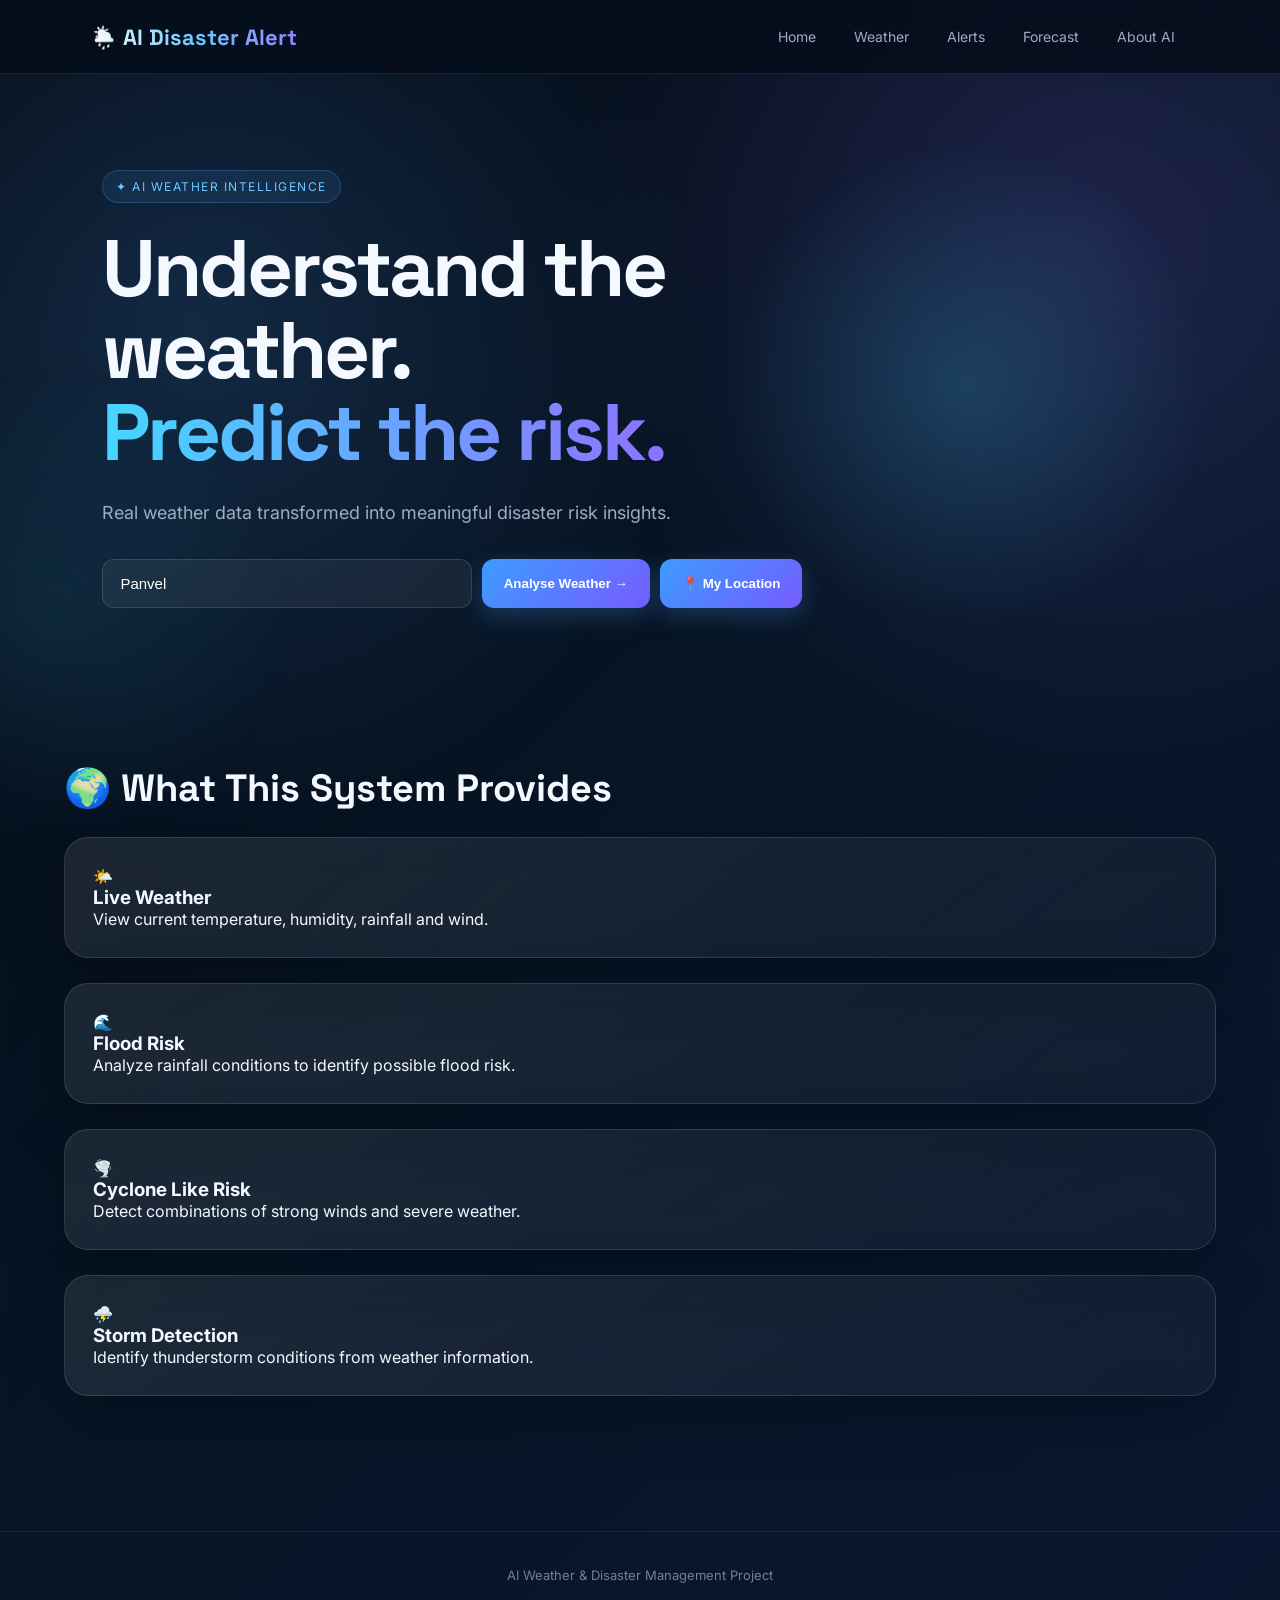
<file: index.html>
<!DOCTYPE html>
<html lang="en">

<head>

    <meta charset="UTF-8">

    <meta name="viewport"
          content="width=device-width, initial-scale=1.0">

    <title>AI Weather Disaster Management</title>

    <link rel="stylesheet" href="style.css">

</head>

<body>

<header>

    <h1>🌦️ AI Disaster Alert</h1>

    <nav>

        <a href="index.html">Home</a>

        <a href="weather.html">Weather</a>

        <a href="alerts.html">Alerts</a>

        <a href="forecast.html">Forecast</a>

        <a href="about.html">About AI</a>

    </nav>

</header>


<section class="hero">

    <div class="hero-content">

        <span class="hero-label">
            ✦ AI WEATHER INTELLIGENCE
        </span>

        <h2>
            Understand the weather.
            <br>
            <span>Predict the risk.</span>
        </h2>

        <p>
            Real weather data transformed into
            meaningful disaster risk insights.
        </p>

        <div class="search-box">

            <input
            type="text"
            id="cityInput"
            placeholder="Enter city e.g. Panvel"
            value="Panvel"
            >

            <button id="checkWeather" type="button">
                Analyse Weather →
            </button>

            <button id="useLocation" type="button">
                📍 My Location
            </button>

        </div>

    </div>

</section>

<section class="container">

    <h2 class="section-title">
        🌍 What This System Provides
    </h2>

    <div class="cards">

        <div class="card">

            <div class="icon">🌤️</div>

            <h3>Live Weather</h3>

            <p>
                View current temperature,
                humidity, rainfall and wind.
            </p>

        </div>


        <div class="card">

            <div class="icon">🌊</div>

            <h3>Flood Risk</h3>

            <p>
                Analyze rainfall conditions
                to identify possible flood risk.
            </p>

        </div>


        <div class="card">

            <div class="icon">🌪️</div>

            <h3>Cyclone Like Risk</h3>

            <p>
                Detect combinations of strong
                winds and severe weather.
            </p>

        </div>


        <div class="card">

            <div class="icon">⛈️</div>

            <h3>Storm Detection</h3>

            <p>
                Identify thunderstorm conditions
                from weather information.
            </p>

        </div>

    </div>

</section>


<footer>

    <p>
        AI Weather & Disaster Management Project
    </p>

</footer>
<script src="script.js"></script>


</body>

</html>
</file>
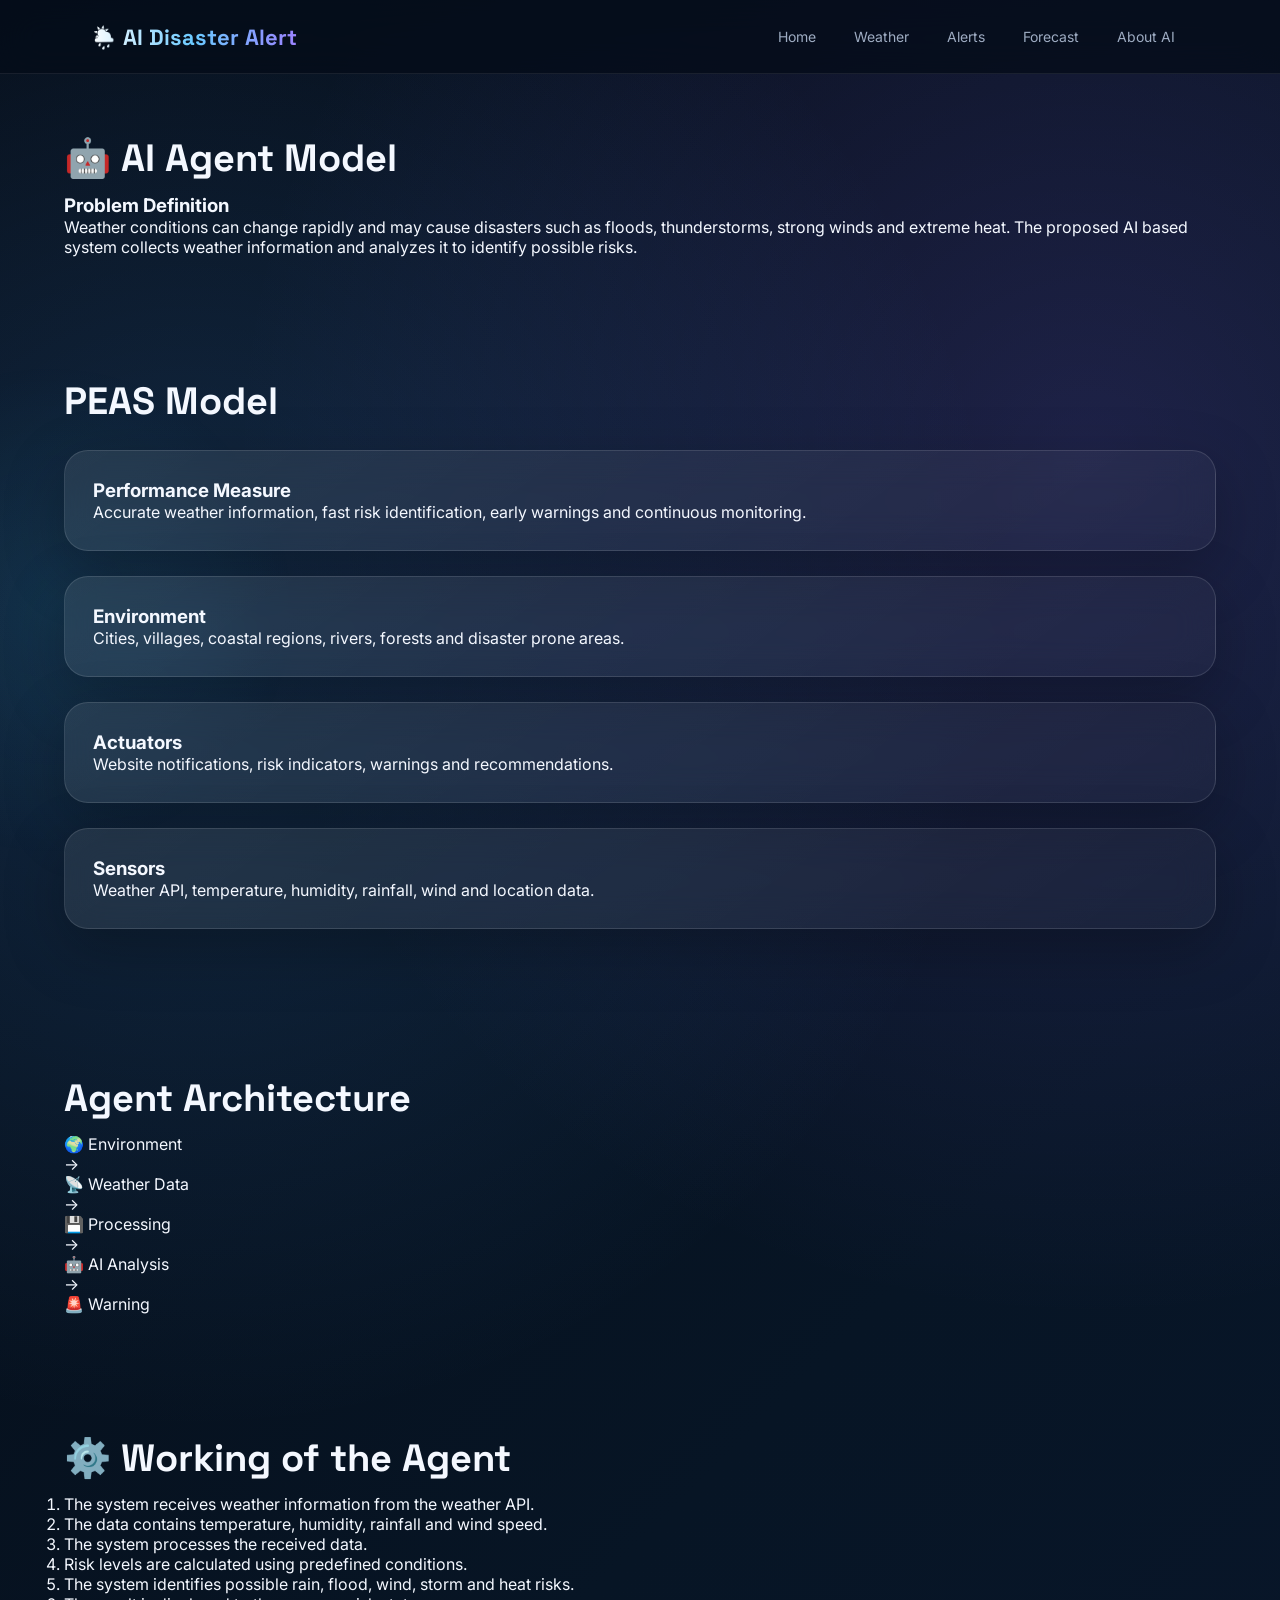
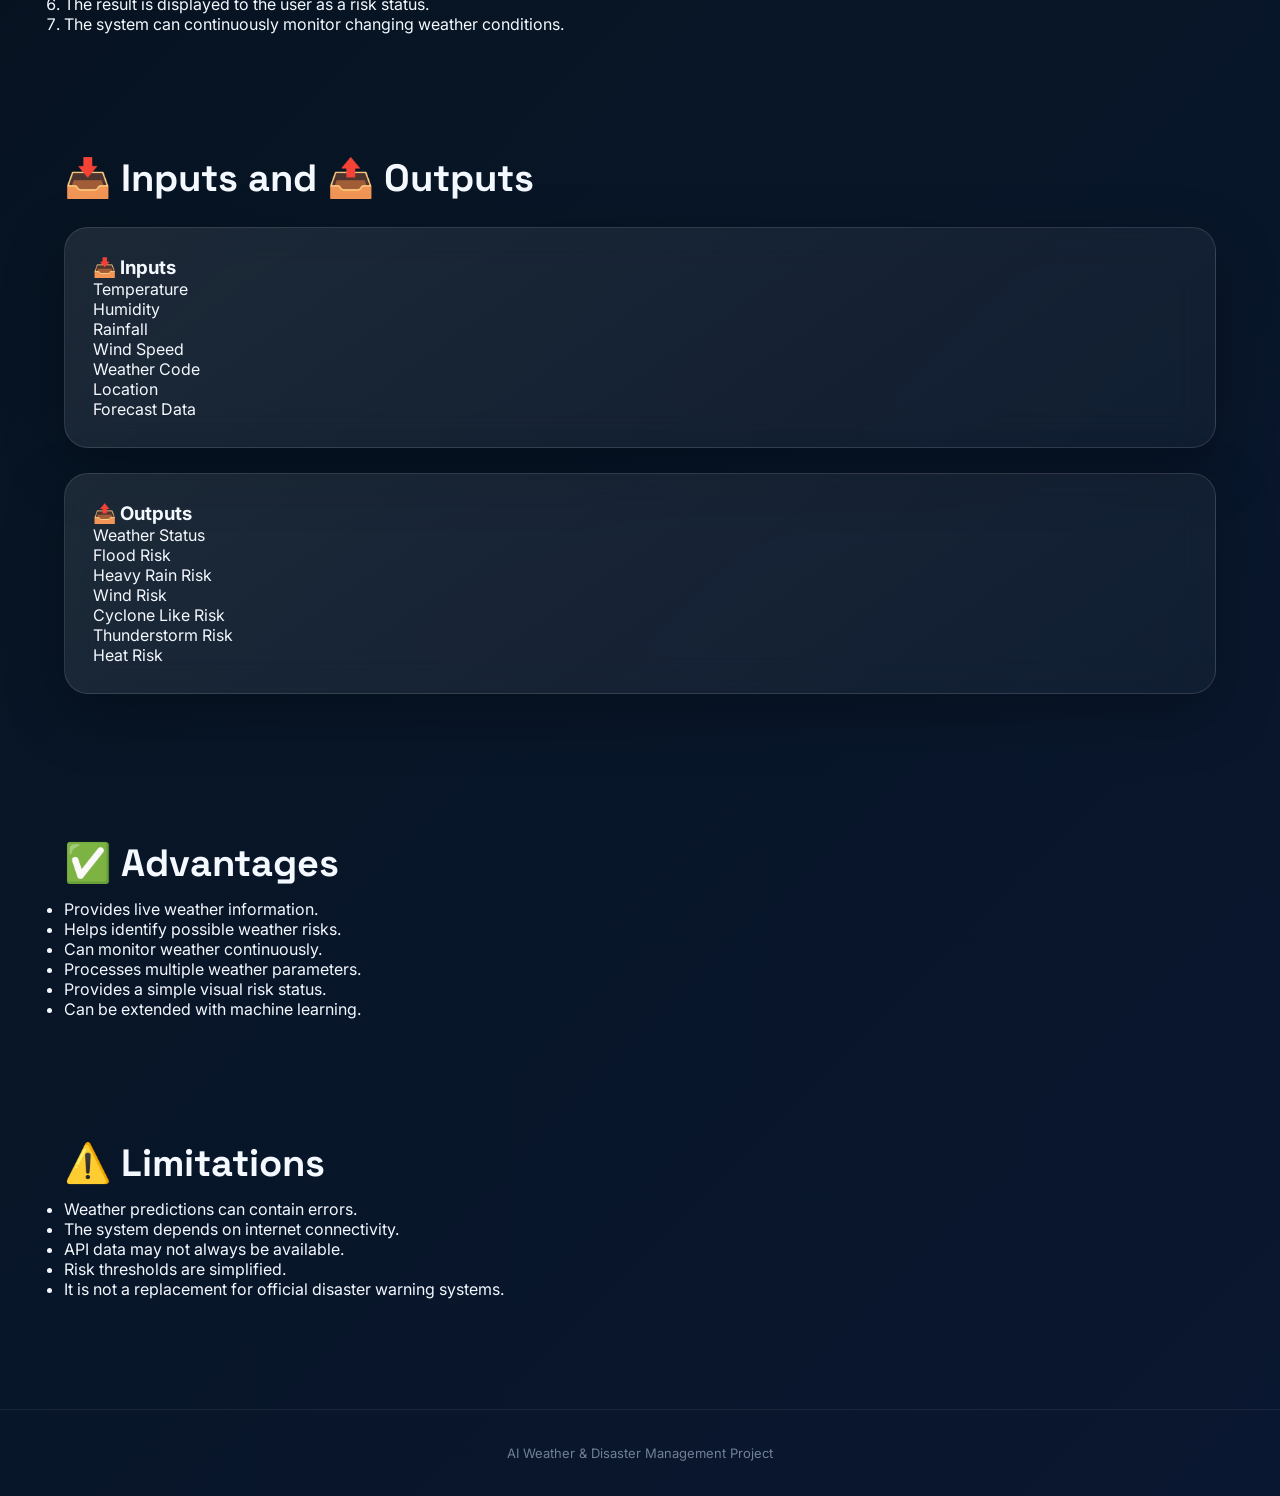
<file: about.html>
<!DOCTYPE html>
<html lang="en">

<head>

    <meta charset="UTF-8">

    <meta name="viewport"
          content="width=device-width, initial-scale=1.0">

    <title>About AI Agent</title>

    <link rel="stylesheet"
          href="style.css">

</head>

<body>

<header>

    <h1>🌦️ AI Disaster Alert</h1>

    <nav>

        <a href="index.html">Home</a>

        <a href="weather.html">Weather</a>

        <a href="alerts.html">Alerts</a>

        <a href="forecast.html">Forecast</a>

        <a href="about.html">About AI</a>

    </nav>

</header>


<section class="container">

    <h2 class="section-title">
        🤖 AI Agent Model
    </h2>


    <div class="warning-box">

        <h3>Problem Definition</h3>

        <p>
            Weather conditions can change rapidly and
            may cause disasters such as floods,
            thunderstorms, strong winds and extreme
            heat. The proposed AI based system collects
            weather information and analyzes it to
            identify possible risks.
        </p>

    </div>

</section>


<section class="container">

    <h2 class="section-title">
        PEAS Model
    </h2>


    <div class="cards">

        <div class="card">

            <h3>Performance Measure</h3>

            <p>
                Accurate weather information,
                fast risk identification,
                early warnings and continuous
                monitoring.
            </p>

        </div>


        <div class="card">

            <h3>Environment</h3>

            <p>
                Cities, villages, coastal regions,
                rivers, forests and disaster prone
                areas.
            </p>

        </div>


        <div class="card">

            <h3>Actuators</h3>

            <p>
                Website notifications,
                risk indicators, warnings
                and recommendations.
            </p>

        </div>


        <div class="card">

            <h3>Sensors</h3>

            <p>
                Weather API, temperature,
                humidity, rainfall, wind and
                location data.
            </p>

        </div>

    </div>

</section>


<section class="container">

    <h2 class="section-title">
        Agent Architecture
    </h2>


    <div class="architecture">

        <div class="box">
            🌍 Environment
        </div>

        <div class="arrow">
            →
        </div>

        <div class="box">
            📡 Weather Data
        </div>

        <div class="arrow">
            →
        </div>

        <div class="box">
            💾 Processing
        </div>

        <div class="arrow">
            →
        </div>

        <div class="box">
            🤖 AI Analysis
        </div>

        <div class="arrow">
            →
        </div>

        <div class="box">
            🚨 Warning
        </div>

    </div>

</section>


<section class="container">

    <h2 class="section-title">
        ⚙️ Working of the Agent
    </h2>


    <div class="info-list">

        <ol>

            <li>
                The system receives weather information
                from the weather API.
            </li>

            <li>
                The data contains temperature,
                humidity, rainfall and wind speed.
            </li>

            <li>
                The system processes the received data.
            </li>

            <li>
                Risk levels are calculated using
                predefined conditions.
            </li>

            <li>
                The system identifies possible
                rain, flood, wind, storm and heat risks.
            </li>

            <li>
                The result is displayed to the user
                as a risk status.
            </li>

            <li>
                The system can continuously monitor
                changing weather conditions.
            </li>

        </ol>

    </div>

</section>


<section class="container">

    <h2 class="section-title">
        📥 Inputs and 📤 Outputs
    </h2>


    <div class="cards">

        <div class="card">

            <h3>📥 Inputs</h3>

            <p>
                Temperature
                <br>
                Humidity
                <br>
                Rainfall
                <br>
                Wind Speed
                <br>
                Weather Code
                <br>
                Location
                <br>
                Forecast Data
            </p>

        </div>


        <div class="card">

            <h3>📤 Outputs</h3>

            <p>
                Weather Status
                <br>
                Flood Risk
                <br>
                Heavy Rain Risk
                <br>
                Wind Risk
                <br>
                Cyclone Like Risk
                <br>
                Thunderstorm Risk
                <br>
                Heat Risk
            </p>

        </div>

    </div>

</section>


<section class="container">

    <h2 class="section-title">
        ✅ Advantages
    </h2>


    <div class="info-list">

        <ul>

            <li>
                Provides live weather information.
            </li>

            <li>
                Helps identify possible weather risks.
            </li>

            <li>
                Can monitor weather continuously.
            </li>

            <li>
                Processes multiple weather parameters.
            </li>

            <li>
                Provides a simple visual risk status.
            </li>

            <li>
                Can be extended with machine learning.
            </li>

        </ul>

    </div>

</section>


<section class="container">

    <h2 class="section-title">
        ⚠️ Limitations
    </h2>


    <div class="info-list">

        <ul>

            <li>
                Weather predictions can contain errors.
            </li>

            <li>
                The system depends on internet connectivity.
            </li>

            <li>
                API data may not always be available.
            </li>

            <li>
                Risk thresholds are simplified.
            </li>

            <li>
                It is not a replacement for official
                disaster warning systems.
            </li>

        </ul>

    </div>

</section>


<footer>

    <p>
        AI Weather & Disaster Management Project
    </p>

</footer>


</body>

</html>
</file>
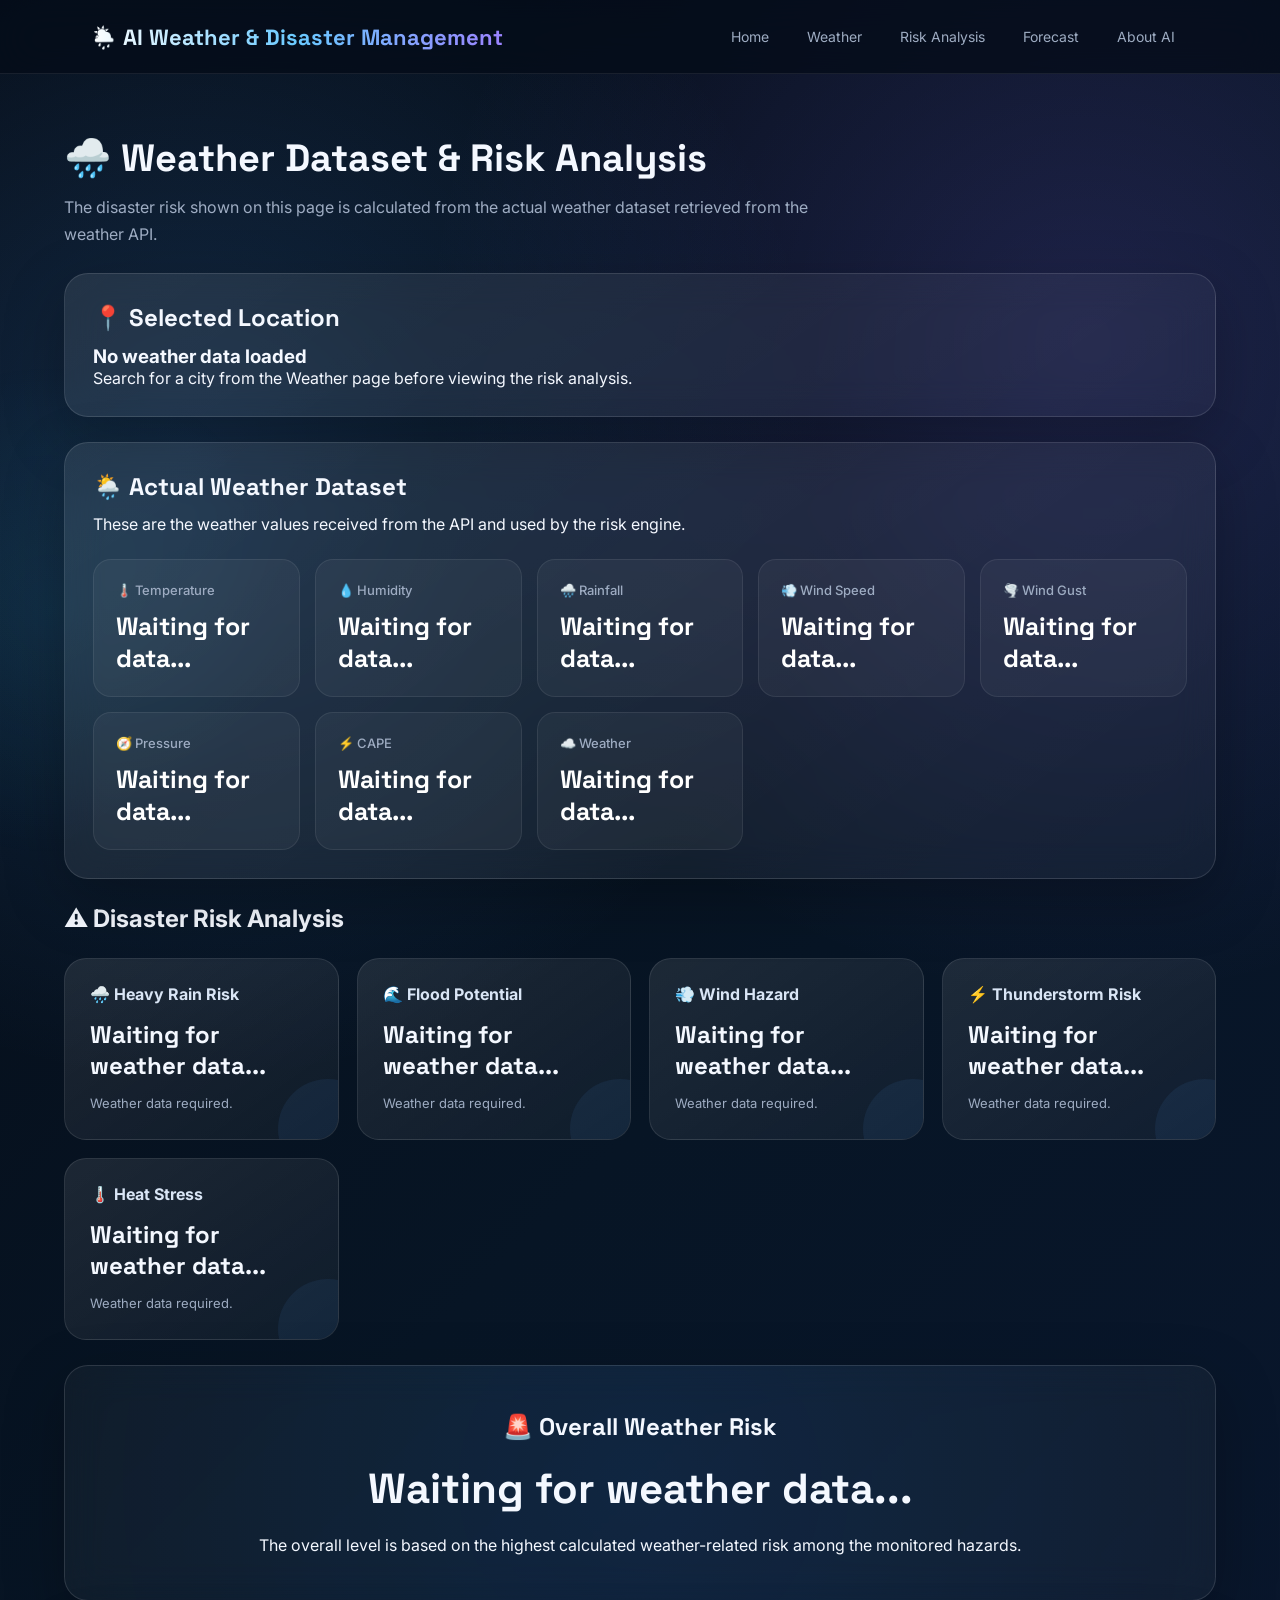
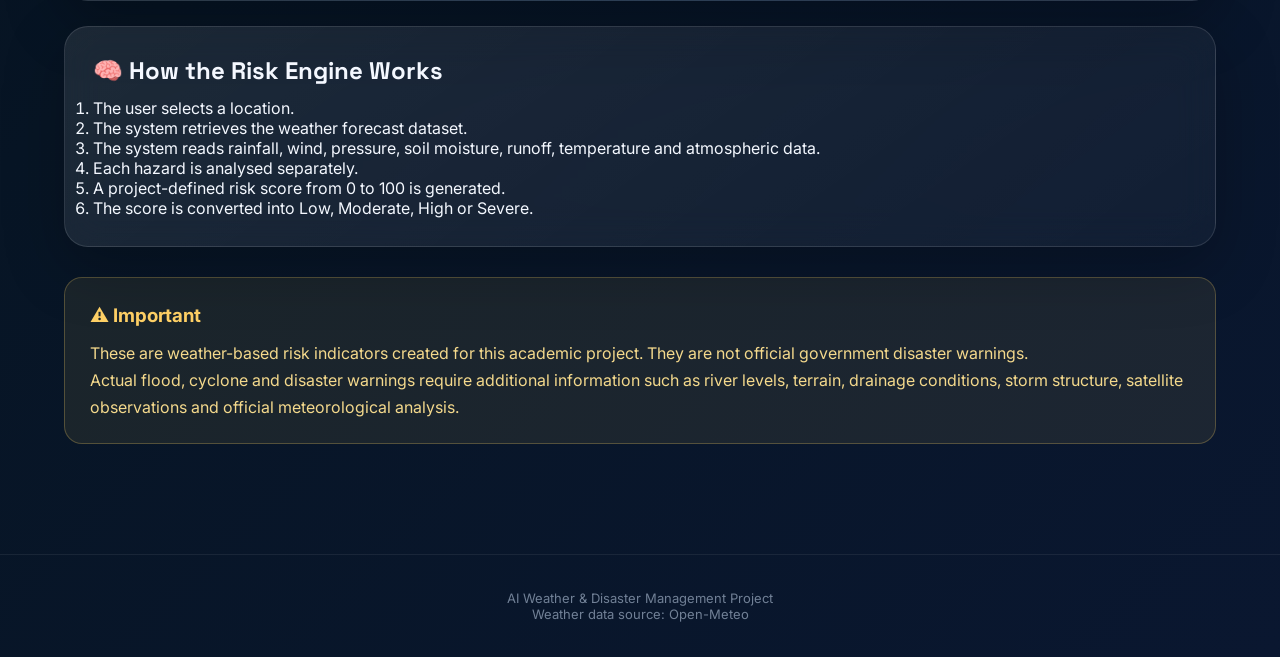
<file: alerts.html>
<!DOCTYPE html>
<html lang="en">

<head>

    <meta charset="UTF-8">

    <meta name="viewport"
        content="width=device-width, initial-scale=1.0">

    <title>Weather Risk Analysis</title>

    <link rel="stylesheet"
        href="style.css">

</head>

<body>

<header>

    <h1>🌦️ AI Weather & Disaster Management</h1>

    <nav>

        <a href="index.html">Home</a>

        <a href="weather.html">Weather</a>

        <a href="alerts.html">Risk Analysis</a>

        <a href="forecast.html">Forecast</a>

        <a href="about.html">About AI</a>

    </nav>

</header>


<main class="container">

    <h2>🌧️ Weather Dataset & Risk Analysis</h2>

    <p class="intro">

        The disaster risk shown on this page is calculated
        from the actual weather dataset retrieved from
        the weather API.

    </p>


    <!-- LOCATION -->

    <section class="card">

        <h2>📍 Selected Location</h2>

        <h3 id="locationName">
            No weather data loaded
        </h3>

        <p>
            Search for a city from the Weather page
            before viewing the risk analysis.
        </p>

    </section>


    <!-- DATASET -->

    <section class="card">

        <h2>🌦️ Actual Weather Dataset</h2>

        <p>
            These are the weather values received from
            the API and used by the risk engine.
        </p>


        <div class="dataset-grid">

            <div class="data-box">

                <h3>🌡️ Temperature</h3>

                <p id="datasetTemperature">
                    Waiting for data...
                </p>

            </div>


            <div class="data-box">

                <h3>💧 Humidity</h3>

                <p id="datasetHumidity">
                    Waiting for data...
                </p>

            </div>


            <div class="data-box">

                <h3>🌧️ Rainfall</h3>

                <p id="datasetRainfall">
                    Waiting for data...
                </p>

            </div>


            <div class="data-box">

                <h3>💨 Wind Speed</h3>

                <p id="datasetWind">
                    Waiting for data...
                </p>

            </div>


            <div class="data-box">

                <h3>🌪️ Wind Gust</h3>

                <p id="datasetWindGust">
                    Waiting for data...
                </p>

            </div>


            <div class="data-box">

                <h3>🧭 Pressure</h3>

                <p id="datasetPressure">
                    Waiting for data...
                </p>

            </div>


            <div class="data-box">

                <h3>⚡ CAPE</h3>

                <p id="datasetCape">
                    Waiting for data...
                </p>

            </div>


            <div class="data-box">

                <h3>☁️ Weather</h3>

                <p id="datasetWeather">
                    Waiting for data...
                </p>

            </div>

        </div>

    </section>


    <!-- RISK ANALYSIS -->

    <section>

        <h2>⚠️ Disaster Risk Analysis</h2>


        <div class="risk-grid">


            <!-- RAIN -->

            <div class="risk-card">

                <h3>🌧️ Heavy Rain Risk</h3>

                <p
                    id="rainRisk"
                    class="risk-value">
                    Waiting for weather data...
                </p>

                <p id="rainCalculation">
                    Weather data required.
                </p>

            </div>


            <!-- FLOOD -->

            <div class="risk-card">

                <h3>🌊 Flood Potential</h3>

                <p
                    id="floodRisk"
                    class="risk-value">
                    Waiting for weather data...
                </p>

                <p id="floodCalculation">
                    Weather data required.
                </p>

            </div>


            <!-- WIND -->

            <div class="risk-card">

                <h3>💨 Wind Hazard</h3>

                <p
                    id="windRisk"
                    class="risk-value">
                    Waiting for weather data...
                </p>

                <p id="windCalculation">
                    Weather data required.
                </p>

            </div>


            <!-- THUNDERSTORM -->

            <div class="risk-card">

                <h3>⚡ Thunderstorm Risk</h3>

                <p
                    id="stormRisk"
                    class="risk-value">
                    Waiting for weather data...
                </p>

                <p id="stormCalculation">
                    Weather data required.
                </p>

            </div>


            <!-- HEAT -->

            <div class="risk-card">

                <h3>🌡️ Heat Stress</h3>

                <p
                    id="heatRisk"
                    class="risk-value">
                    Waiting for weather data...
                </p>

                <p id="heatCalculation">
                    Weather data required.
                </p>

            </div>

        </div>

    </section>


    <!-- OVERALL -->

    <section class="overall-risk card">

        <h2>🚨 Overall Weather Risk</h2>

        <p
            id="overallStatus"
            class="risk-value">
            Waiting for weather data...
        </p>

        <p>

            The overall level is based on the highest
            calculated weather-related risk among the
            monitored hazards.

        </p>

    </section>


    <!-- EXPLANATION -->

    <section class="card">

        <h2>🧠 How the Risk Engine Works</h2>

        <ol>

            <li>
                The user selects a location.
            </li>

            <li>
                The system retrieves the weather
                forecast dataset.
            </li>

            <li>
                The system reads rainfall, wind,
                pressure, soil moisture, runoff,
                temperature and atmospheric data.
            </li>

            <li>
                Each hazard is analysed separately.
            </li>

            <li>
                A project-defined risk score from
                0 to 100 is generated.
            </li>

            <li>
                The score is converted into
                Low, Moderate, High or Severe.
            </li>

        </ol>

    </section>


    <!-- DISCLAIMER -->

    <section class="warning">

        <h3>⚠️ Important</h3>

        <p>

            These are weather-based risk indicators
            created for this academic project.

            They are not official government disaster
            warnings.

        </p>

        <p>

            Actual flood, cyclone and disaster warnings
            require additional information such as
            river levels, terrain, drainage conditions,
            storm structure, satellite observations and
            official meteorological analysis.

        </p>

    </section>

</main>


<footer>

    <p>
        AI Weather & Disaster Management Project
    </p>

    <p>
        Weather data source: Open-Meteo
    </p>

</footer>


<script src="script.js"></script>

</body>

</html>
</file>
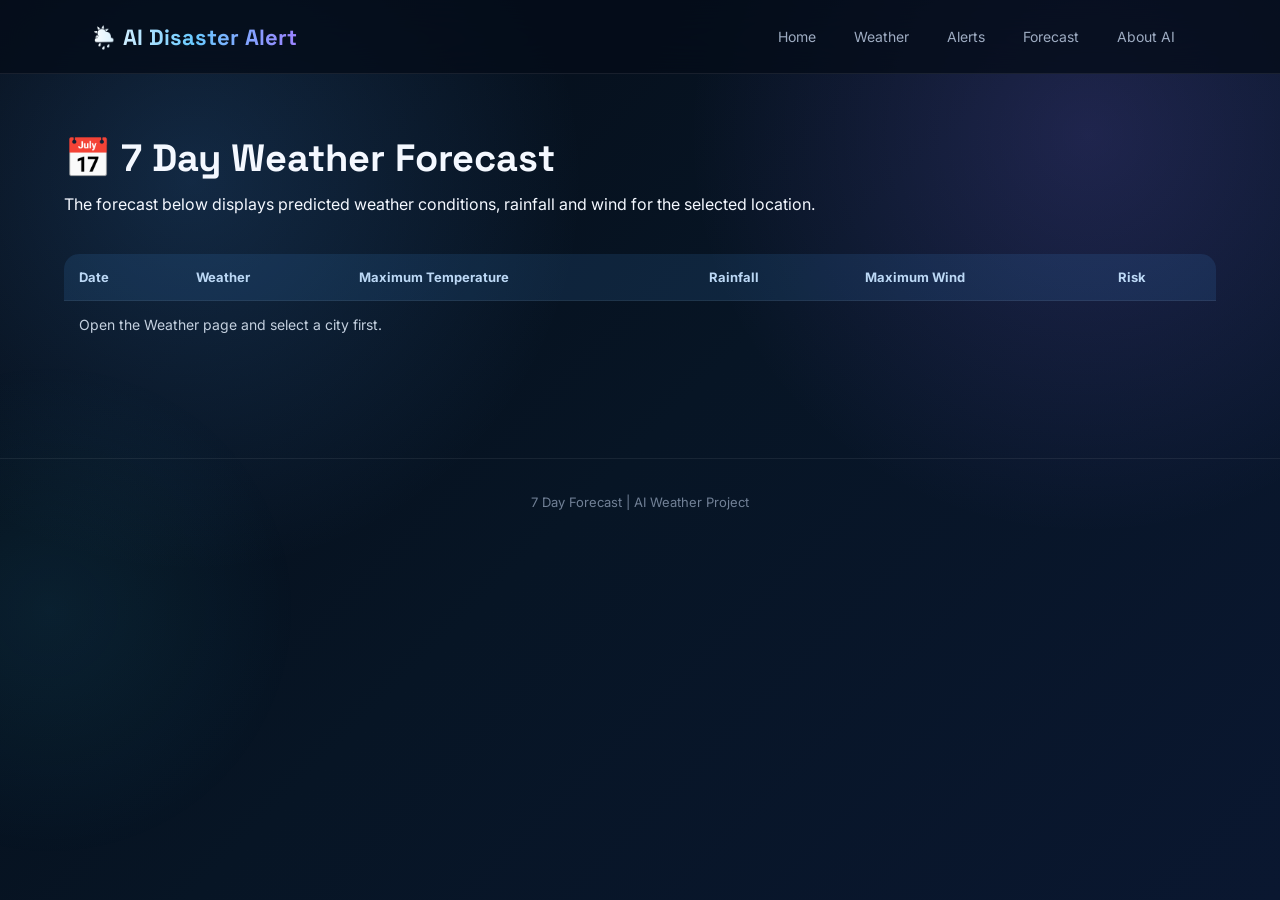
<file: forecast.html>
<!DOCTYPE html>
<html lang="en">

<head>

    <meta charset="UTF-8">

    <meta name="viewport"
          content="width=device-width, initial-scale=1.0">

    <title>Weather Forecast</title>

    <link rel="stylesheet"
          href="style.css">

</head>

<body>

<header>

    <h1>🌦️ AI Disaster Alert</h1>

    <nav>

        <a href="index.html">Home</a>

        <a href="weather.html">Weather</a>

        <a href="alerts.html">Alerts</a>

        <a href="forecast.html">Forecast</a>

        <a href="about.html">About AI</a>

    </nav>

</header>


<section class="container">

    <h2 class="section-title">
        📅 7 Day Weather Forecast
    </h2>


    <div class="warning-box">

        <p>
            The forecast below displays predicted
            weather conditions, rainfall and wind
            for the selected location.
        </p>

    </div>


    <br>


    <table>

        <thead>

            <tr>

                <th>Date</th>

                <th>Weather</th>

                <th>Maximum Temperature</th>

                <th>Rainfall</th>

                <th>Maximum Wind</th>

                <th>Risk</th>

            </tr>

        </thead>


        <tbody id="forecastTable">

            <tr>

                <td colspan="6">
                    Open the Weather page and
                    select a city first.
                </td>

            </tr>

        </tbody>

    </table>

</section>


<footer>

    <p>
        7 Day Forecast | AI Weather Project
    </p>

</footer>


<script src="script.js"></script>

</body>

</html>
</file>
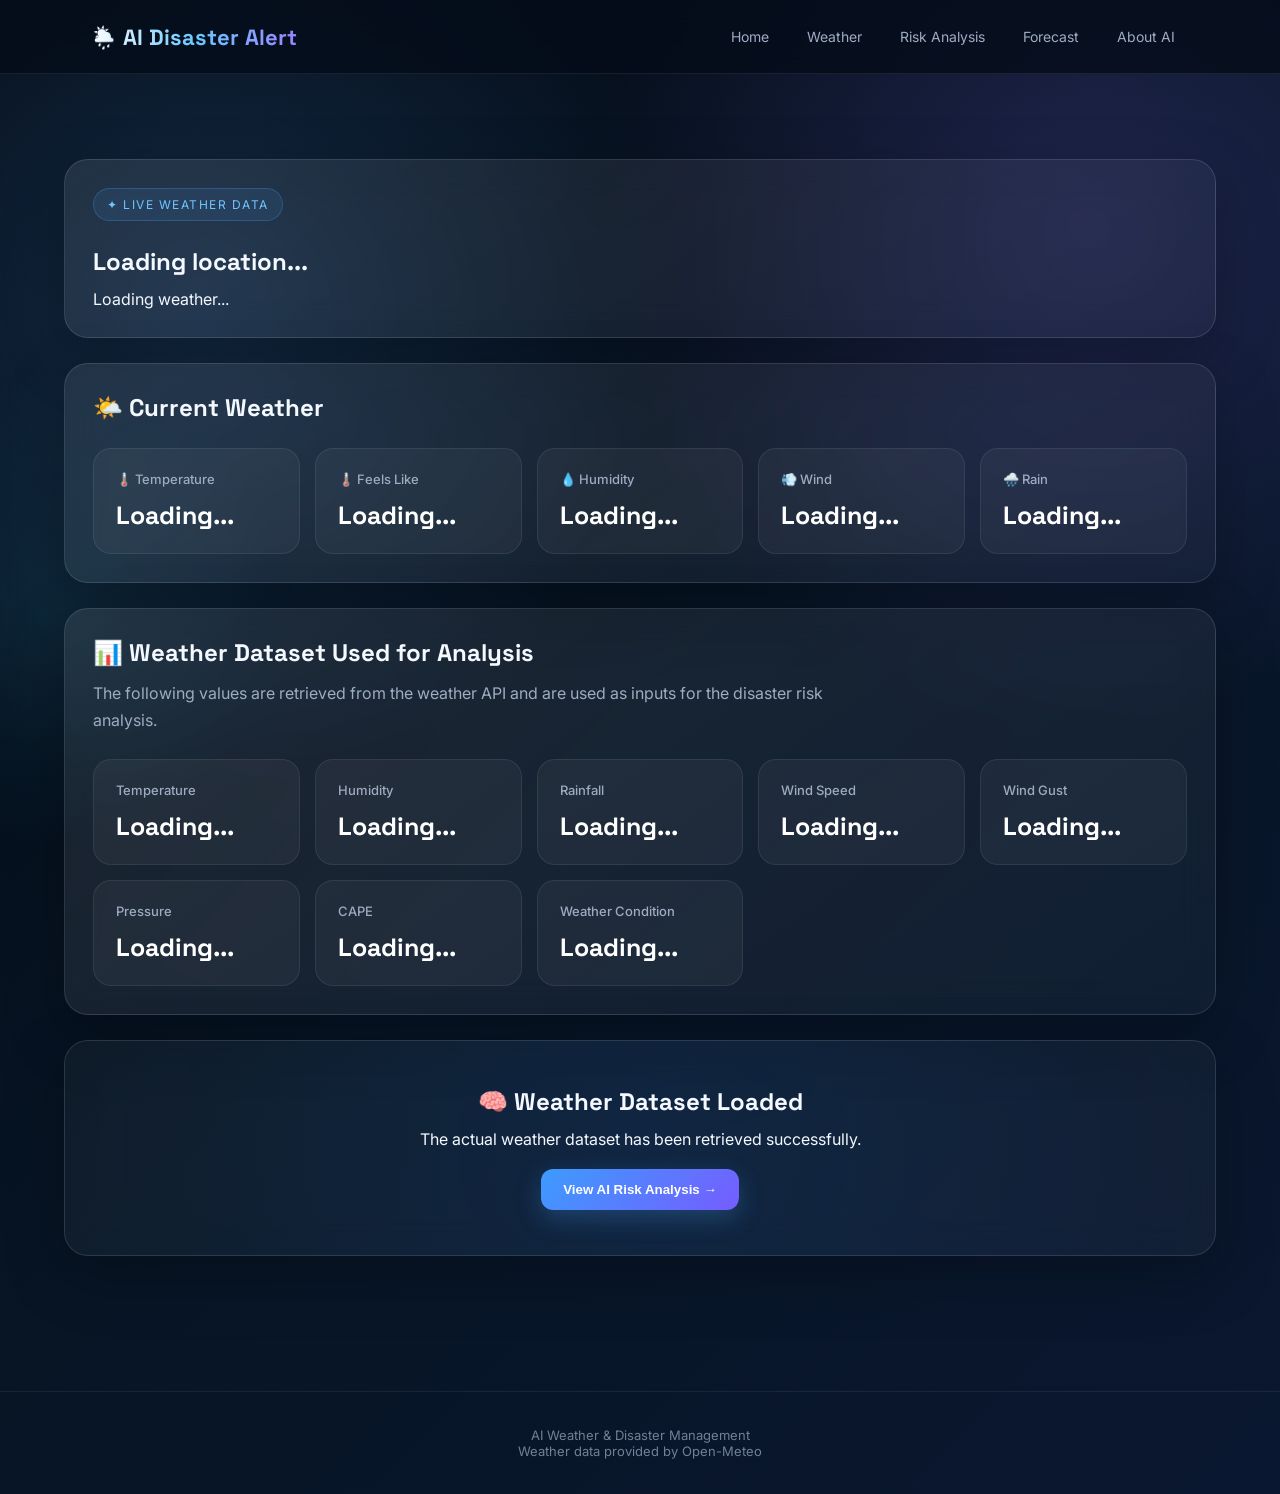
<file: weather.html>
<!DOCTYPE html>
<html lang="en">

<head>

    <meta charset="UTF-8">

    <meta name="viewport"
        content="width=device-width, initial-scale=1.0">

    <title>Weather Analysis | AI Disaster Alert</title>

    <link rel="stylesheet"
        href="style.css">

</head>


<body>

<header>

    <h1>🌦️ AI Disaster Alert</h1>

    <nav>

        <a href="index.html">Home</a>

        <a href="weather.html">Weather</a>

        <a href="alerts.html">Risk Analysis</a>

        <a href="forecast.html">Forecast</a>

        <a href="about.html">About AI</a>

    </nav>

</header>


<main class="container">


    <!-- LOCATION -->

    <section class="card">

        <p class="hero-label">
            ✦ LIVE WEATHER DATA
        </p>

        <h2 id="locationName">
            Loading location...
        </h2>

        <p id="weatherDescription">
            Loading weather...
        </p>

    </section>



    <!-- CURRENT WEATHER -->

    <section class="card">

        <h2>🌤️ Current Weather</h2>


        <div class="dataset-grid">


            <div class="data-box">

                <h3>🌡️ Temperature</h3>

                <p id="temperature">
                    Loading...
                </p>

            </div>


            <div class="data-box">

                <h3>🌡️ Feels Like</h3>

                <p id="feelsLike">
                    Loading...
                </p>

            </div>


            <div class="data-box">

                <h3>💧 Humidity</h3>

                <p id="humidity">
                    Loading...
                </p>

            </div>


            <div class="data-box">

                <h3>💨 Wind</h3>

                <p id="wind">
                    Loading...
                </p>

            </div>


            <div class="data-box">

                <h3>🌧️ Rain</h3>

                <p id="rain">
                    Loading...
                </p>

            </div>

        </div>

    </section>



    <!-- DATASET -->

    <section class="card">

        <h2>📊 Weather Dataset Used for Analysis</h2>

        <p class="intro">

            The following values are retrieved from
            the weather API and are used as inputs
            for the disaster risk analysis.

        </p>


        <div class="dataset-grid">


            <div class="data-box">

                <h3>Temperature</h3>

                <p id="datasetTemperature">
                    Loading...
                </p>

            </div>


            <div class="data-box">

                <h3>Humidity</h3>

                <p id="datasetHumidity">
                    Loading...
                </p>

            </div>


            <div class="data-box">

                <h3>Rainfall</h3>

                <p id="datasetRainfall">
                    Loading...
                </p>

            </div>


            <div class="data-box">

                <h3>Wind Speed</h3>

                <p id="datasetWind">
                    Loading...
                </p>

            </div>


            <div class="data-box">

                <h3>Wind Gust</h3>

                <p id="datasetWindGust">
                    Loading...
                </p>

            </div>


            <div class="data-box">

                <h3>Pressure</h3>

                <p id="datasetPressure">
                    Loading...
                </p>

            </div>


            <div class="data-box">

                <h3>CAPE</h3>

                <p id="datasetCape">
                    Loading...
                </p>

            </div>


            <div class="data-box">

                <h3>Weather Condition</h3>

                <p id="datasetWeather">
                    Loading...
                </p>

            </div>

        </div>

    </section>



    <!-- GO TO RISK -->

    <section class="overall-risk card">

        <h2>🧠 Weather Dataset Loaded</h2>

        <p>

            The actual weather dataset has been
            retrieved successfully.

        </p>

        <br>

        <button
            onclick="window.location.href='alerts.html'">

            View AI Risk Analysis →

        </button>

    </section>


</main>


<footer>

    <p>
        AI Weather & Disaster Management
    </p>

    <p>
        Weather data provided by Open-Meteo
    </p>

</footer>


<script src="script.js"></script>

</body>

</html>
</file>
<file: style.css>
@import url('https://fonts.googleapis.com/css2?family=Inter:wght@400;500;600;700;800&family=Space+Grotesk:wght@500;600;700&display=swap');


* {
    margin: 0;
    padding: 0;
    box-sizing: border-box;
}


:root {
    --bg: #07111f;
    --bg2: #0b1930;
    --card: rgba(255, 255, 255, 0.07);
    --card-border: rgba(255, 255, 255, 0.12);
    --text: #f4f8ff;
    --muted: #9eacc2;
    --blue: #4da3ff;
    --cyan: #39d9ff;
    --purple: #8b6cff;
    --green: #36e0a0;
    --yellow: #ffd166;
    --orange: #ff9f43;
    --red: #ff5c77;
}


body {
    font-family: "Inter", sans-serif;

    color: var(--text);

    background:
        radial-gradient(
            circle at 15% 20%,
            rgba(77, 163, 255, 0.18),
            transparent 30%
        ),
        radial-gradient(
            circle at 85% 15%,
            rgba(139, 108, 255, 0.18),
            transparent 30%
        ),
        linear-gradient(
            135deg,
            #050b15,
            #071525,
            #0a1730
        );

    min-height: 100vh;

    overflow-x: hidden;
}


/* ================================
   BACKGROUND EFFECT
================================ */

body::before {
    content: "";

    position: fixed;

    width: 500px;
    height: 500px;

    border-radius: 50%;

    background:
        radial-gradient(
            circle,
            rgba(57, 217, 255, 0.08),
            transparent 70%
        );

    top: 40%;
    left: -200px;

    pointer-events: none;

    z-index: -1;
}


/* ================================
   HEADER
================================ */

header {
    position: sticky;

    top: 0;

    z-index: 100;

    display: flex;

    align-items: center;

    justify-content: space-between;

    padding: 18px 7%;

    background:
        rgba(5, 12, 25, 0.78);

    backdrop-filter: blur(18px);

    border-bottom:
        1px solid
        rgba(255, 255, 255, 0.08);
}


header h1 {
    font-family: "Space Grotesk", sans-serif;

    font-size: 22px;

    font-weight: 700;

    background:
        linear-gradient(
            90deg,
            #ffffff,
            #69c9ff,
            #9b83ff
        );

    -webkit-background-clip: text;

    -webkit-text-fill-color: transparent;
}


nav {
    display: flex;

    gap: 8px;
}


nav a {
    text-decoration: none;

    color: var(--muted);

    padding: 10px 15px;

    border-radius: 10px;

    font-size: 14px;

    transition: 0.25s;
}


nav a:hover {
    color: white;

    background:
        rgba(77, 163, 255, 0.12);
}


/* ================================
   MAIN CONTAINER
================================ */

.container {
    width: min(1200px, 90%);

    margin: auto;

    padding: 60px 0;
}


.container > h2 {
    font-family:
        "Space Grotesk",
        sans-serif;

    font-size: 38px;

    margin-bottom: 12px;
}


.intro {
    color: var(--muted);

    max-width: 750px;

    line-height: 1.7;

    font-size: 16px;
}


/* ================================
   CARDS
================================ */

.card {
    background:
        linear-gradient(
            145deg,
            rgba(255,255,255,0.09),
            rgba(255,255,255,0.035)
        );

    border:
        1px solid
        var(--card-border);

    border-radius: 24px;

    padding: 28px;

    margin: 25px 0;

    backdrop-filter: blur(18px);

    box-shadow:
        0 20px 60px
        rgba(0,0,0,0.25);

    transition:
        transform 0.3s,
        border 0.3s;
}


.card:hover {
    transform: translateY(-4px);

    border-color:
        rgba(77,163,255,0.3);
}


.card h2 {
    font-family:
        "Space Grotesk",
        sans-serif;

    margin-bottom: 12px;
}


/* ================================
   DATASET
================================ */

.dataset-grid {
    display: grid;

    grid-template-columns:
        repeat(
            auto-fit,
            minmax(180px, 1fr)
        );

    gap: 15px;

    margin-top: 25px;
}


.data-box {
    padding: 22px;

    border-radius: 18px;

    background:
        rgba(255,255,255,0.045);

    border:
        1px solid
        rgba(255,255,255,0.08);

    transition: 0.25s;
}


.data-box:hover {
    background:
        rgba(77,163,255,0.08);

    transform:
        translateY(-3px);
}


.data-box h3 {
    color: var(--muted);

    font-size: 13px;

    font-weight: 500;

    margin-bottom: 12px;
}


.data-box p {
    font-family:
        "Space Grotesk",
        sans-serif;

    font-size: 25px;

    font-weight: 700;

    color: white;
}


/* ================================
   RISK GRID
================================ */

.risk-grid {
    display: grid;

    grid-template-columns:
        repeat(
            auto-fit,
            minmax(220px, 1fr)
        );

    gap: 18px;

    margin-top: 25px;
}


.risk-card {
    position: relative;

    overflow: hidden;

    padding: 25px;

    border-radius: 22px;

    background:
        linear-gradient(
            145deg,
            rgba(255,255,255,0.09),
            rgba(255,255,255,0.035)
        );

    border:
        1px solid
        rgba(255,255,255,0.1);

    transition: 0.3s;
}


.risk-card::after {
    content: "";

    position: absolute;

    width: 100px;
    height: 100px;

    border-radius: 50%;

    right: -40px;
    bottom: -40px;

    background:
        rgba(77,163,255,0.08);
}


.risk-card:hover {
    transform:
        translateY(-5px);

    border-color:
        rgba(77,163,255,0.35);
}


.risk-card h3 {
    font-size: 16px;

    color: #d9e5f5;

    margin-bottom: 15px;
}


.risk-value {
    font-family:
        "Space Grotesk",
        sans-serif;

    font-size: 24px;

    font-weight: 700;

    margin: 12px 0;
}


.risk-card p:last-child {
    color: var(--muted);

    font-size: 13px;

    line-height: 1.6;
}


/* ================================
   RISK COLORS
================================ */

.risk-value.low {
    color: var(--green);
}


.risk-value.moderate {
    color: var(--yellow);
}


.risk-value.high {
    color: var(--orange);
}


.risk-value.severe {
    color: var(--red);

    text-shadow:
        0 0 20px
        rgba(255,92,119,0.35);
}


/* ================================
   OVERALL RISK
================================ */

.overall-risk {
    text-align: center;

    padding: 45px;

    background:
        radial-gradient(
            circle at center,
            rgba(77,163,255,0.12),
            rgba(255,255,255,0.04)
        );
}


.overall-risk .risk-value {
    font-size: 42px;

    margin: 20px 0;
}


/* ================================
   WARNING
================================ */

.warning {
    margin-top: 30px;

    padding: 22px 25px;

    border-radius: 18px;

    background:
        rgba(255, 209, 102, 0.08);

    border:
        1px solid
        rgba(255, 209, 102, 0.25);

    color: #f4d98c;

    line-height: 1.7;
}


.warning h3 {
    color: #ffd166;

    margin-bottom: 8px;
}


/* ================================
   BUTTONS
================================ */

button {
    border: none;

    cursor: pointer;

    padding: 13px 22px;

    border-radius: 12px;

    font-weight: 600;

    color: white;

    background:
        linear-gradient(
            135deg,
            #3c9cff,
            #765cff
        );

    box-shadow:
        0 8px 25px
        rgba(77,163,255,0.25);

    transition: 0.25s;
}


button:hover {
    transform:
        translateY(-2px);

    box-shadow:
        0 12px 30px
        rgba(77,163,255,0.4);
}


/* ================================
   INPUT
================================ */

input {
    width: 100%;

    padding: 15px 17px;

    border-radius: 12px;

    border:
        1px solid
        rgba(255,255,255,0.12);

    background:
        rgba(255,255,255,0.06);

    color: white;

    outline: none;

    font-size: 15px;
}


input::placeholder {
    color: #75849a;
}


input:focus {
    border-color:
        rgba(77,163,255,0.6);

    box-shadow:
        0 0 0 3px
        rgba(77,163,255,0.1);
}


/* ================================
   TABLE
================================ */

table {
    width: 100%;

    border-collapse: collapse;

    overflow: hidden;

    border-radius: 15px;

    margin-top: 20px;
}


th {
    background:
        rgba(77,163,255,0.12);

    color: #bcd8f5;

    text-align: left;

    padding: 15px;

    font-size: 13px;
}


td {
    padding: 15px;

    border-top:
        1px solid
        rgba(255,255,255,0.07);

    color: #c4d0df;

    font-size: 14px;
}


tr:hover td {
    background:
        rgba(255,255,255,0.035);
}


/* ================================
   FOOTER
================================ */

footer {
    text-align: center;

    padding: 35px 20px;

    margin-top: 50px;

    color: #718096;

    border-top:
        1px solid
        rgba(255,255,255,0.07);

    font-size: 13px;
}


/* ================================
   ANIMATION
================================ */

.card,
.risk-card,
.data-box {
    animation:
        fadeUp 0.6s ease both;
}


@keyframes fadeUp {

    from {
        opacity: 0;

        transform:
            translateY(15px);
    }

    to {
        opacity: 1;

        transform:
            translateY(0);
    }

}


/* ================================
   MOBILE
================================ */

@media (max-width: 800px) {

    header {
        flex-direction: column;

        gap: 15px;

        padding: 18px;
    }


    nav {
        flex-wrap: wrap;

        justify-content: center;
    }


    .container {
        width: 92%;

        padding-top: 40px;
    }


    .container > h2 {
        font-size: 30px;
    }


    .overall-risk .risk-value {
        font-size: 32px;
    }

}


@media (max-width: 500px) {

    nav a {
        font-size: 12px;

        padding: 8px 10px;
    }


    .card {
        padding: 20px;
    }


    .dataset-grid {
        grid-template-columns:
            repeat(2, 1fr);
    }

}
.hero {
    min-height: 70vh;

    display: flex;

    align-items: center;

    position: relative;

    overflow: hidden;

    padding: 80px 8%;
}


.hero::before {
    content: "";

    position: absolute;

    width: 500px;
    height: 500px;

    border-radius: 50%;

    background:
        radial-gradient(
            circle,
            rgba(57,217,255,0.18),
            transparent 70%
        );

    right: 5%;

    top: 10%;

    animation:
        float 6s ease-in-out infinite;
}


.hero-content {
    max-width: 800px;

    position: relative;

    z-index: 2;
}


.hero-label {
    display: inline-block;

    padding: 8px 13px;

    border-radius: 30px;

    background:
        rgba(77,163,255,0.1);

    border:
        1px solid
        rgba(77,163,255,0.25);

    color: #70c7ff;

    font-size: 12px;

    letter-spacing: 1.5px;

    margin-bottom: 25px;
}


.hero h2 {
    font-family:
        "Space Grotesk",
        sans-serif;

    font-size:
        clamp(45px, 7vw, 80px);

    line-height: 1.02;

    letter-spacing: -3px;

    margin-bottom: 25px;
}


.hero h2 span {
    background:
        linear-gradient(
            90deg,
            #45d7ff,
            #8d72ff
        );

    -webkit-background-clip: text;

    -webkit-text-fill-color: transparent;
}


.hero p {
    color: var(--muted);

    font-size: 18px;

    max-width: 600px;

    line-height: 1.7;

    margin-bottom: 30px;
}


.search-box {
    display: flex;

    gap: 10px;

    max-width: 700px;

    flex-wrap: wrap;
}


.search-box input {
    flex: 1;

    min-width: 240px;
}


@keyframes float {

    0%, 100% {
        transform:
            translateY(0px);
    }

    50% {
        transform:
            translateY(-25px);
    }

}
</file>
